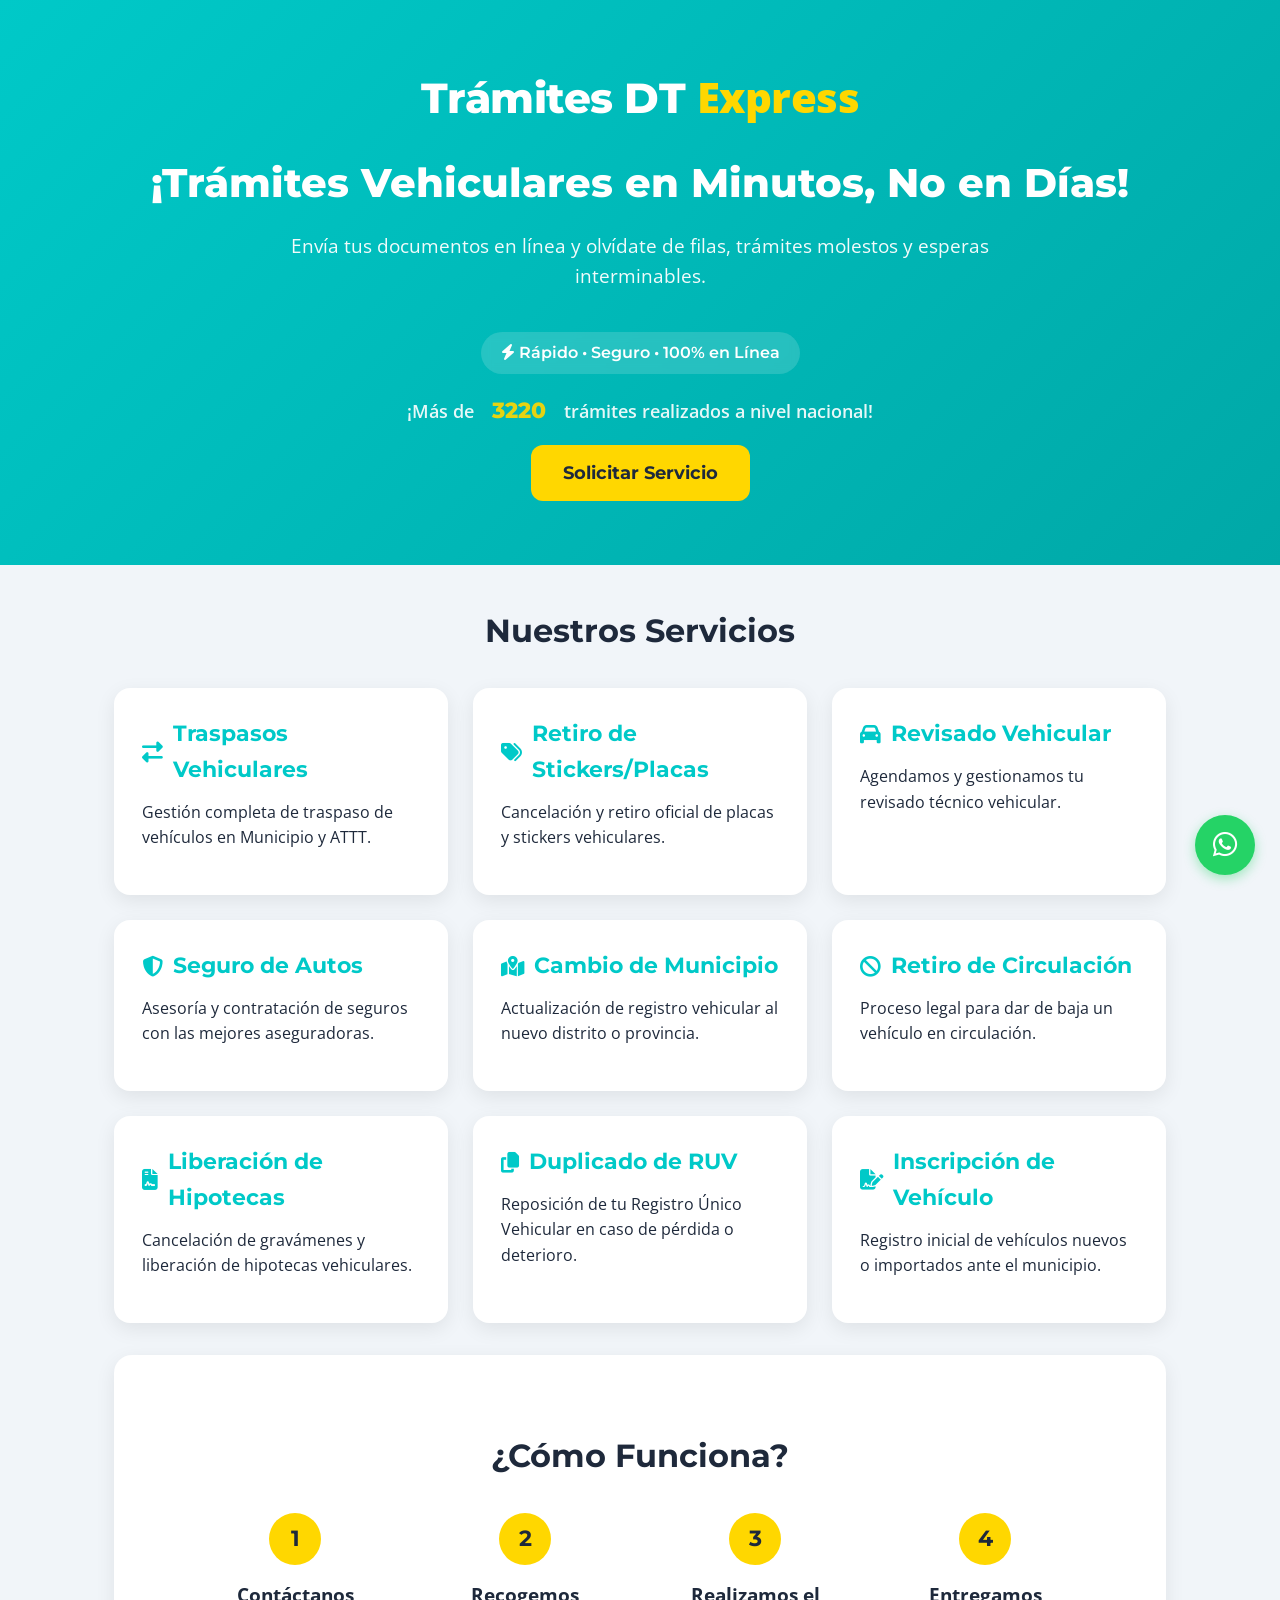
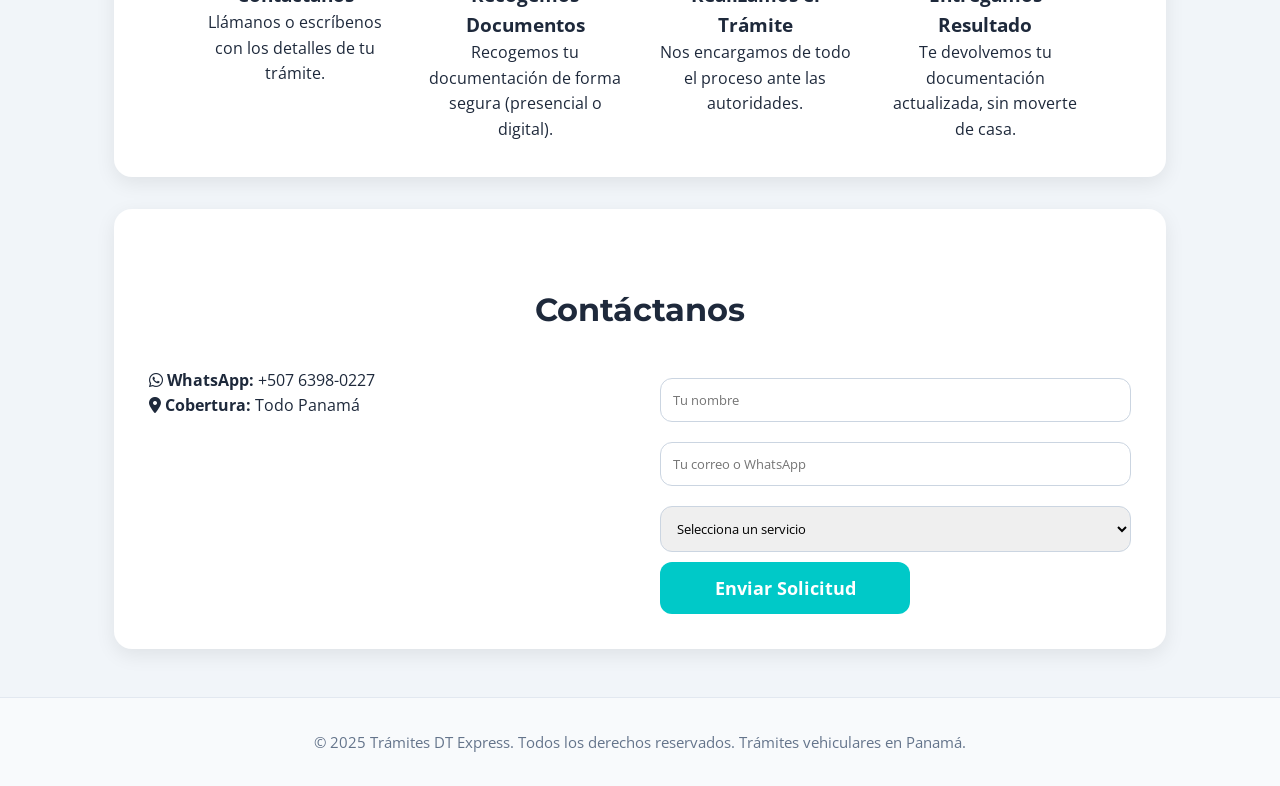
<file: index.html>
<!DOCTYPE html>
<html lang="es">
<head>
  <meta charset="UTF-8" />
  <meta name="viewport" content="width=device-width, initial-scale=1.0"/>
  <title>Trámites Vehiculares en Panamá | Trámites DT Express</title>
<meta name="description" content="Traspasos, placas, seguros y más trámites vehiculares en Panamá. Servicio rápido, seguro y 100% en línea. Solicita tu trámite hoy mismo.">
<meta name="keywords" content="trámites vehiculares Panamá, traspaso vehicular, seguro de autos, cambio de municipio, retiro de placas, liberación de hipoteca, revisado vehicular">
<!-- Open Graph / Social -->
<meta property="og:title" content="Trámites Vehiculares en Panamá | Trámites DT Express" />
<meta property="og:description" content="Traspasos, placas, seguros y más trámites vehiculares en Panamá. 100% en línea y sin filas." />
<meta property="og:image" content="https://tramitesdt-express-web.vercel.app/assets/img/og-image.jpg" />
<meta property="og:url" content="https://tramitesdt-express-web.vercel.app/" />
<meta property="og:type" content="website" />
<meta name="twitter:card" content="summary_large_image" />
<!-- Schema.org: Negocio Local -->
<script type="application/ld+json">
{
  "@context": "https://schema.org",
  "@type": "LocalBusiness",
  "name": "Trámites DT Express",
  "image": "https://tramitesdt-express-web.vercel.app/assets/img/logo.png",
  "url": "https://tramitesdt-express-web.vercel.app/",
  "telephone": "+50763980227",
  "address": {
    "@type": "PostalAddress",
    "addressCountry": "PA",
    "addressLocality": "Panamá"
  },
  "priceRange": "$$",
  "description": "Servicios de trámites vehiculares en Panamá: traspasos, placas, seguros, cambio de municipio y más. 100% en línea."
}
</script>

  <link rel="stylesheet" href="https://cdnjs.cloudflare.com/ajax/libs/font-awesome/6.5.0/css/all.min.css">
  <link href="https://fonts.googleapis.com/css2?family=Montserrat:wght@700;800&family=Open+Sans:wght@400;600&display=swap" rel="stylesheet">
  <link rel="stylesheet" href="assets/css/style.css">
</head>
<meta 
<body>

  <!-- Hero Section -->
  <section class="hero">
    <div class="logo">Trámites DT <span>Express</span></div>
    <h1>¡Trámites Vehiculares en Minutos, No en Días!</h1>
    <p>Envía tus documentos en línea y olvídate de filas, trámites molestos y esperas interminables.</p>
    <div class="slogan">
      <i class="fas fa-bolt"></i> Rápido • Seguro • 100% en Línea
    </div>
    <div class="contador-tramites">
      ¡Más de <span id="contador" class="contador-numero">0</span> trámites realizados a nivel nacional!
    </div>
    <a href="#contacto" class="btn-primary">Solicitar Servicio</a>
  </section>

  <div class="container">

    <!-- Servicios -->
    <section id="servicios">
      <h2 class="section-title">Nuestros Servicios</h2>
      <div class="servicios-grid">
        <div class="servicio-card" tabindex="0">
          <h3><i class="fas fa-exchange-alt"></i> Traspasos Vehiculares</h3>
          <p>Gestión completa de traspaso de vehículos en Municipio y ATTT.</p>
          <div class="servicio-detalles">
            <p><strong>Costo:</strong> $175.00</p>
            <p><strong>Requisitos:</strong> Cédula del vendedor y comprador, Registro Único Vehicular original, Revisado Vehicular vigente, pago de impuestos al día.</p>
            <p class="nota-provincia">Los precios pueden variar ligeramente dependiendo de la provincia solicitada.</p>
            <a href="#" class="btn-whatsapp-servicio" data-servicio="Traspasos Vehiculares">Solicitar este servicio</a>
          </div>
        </div>

        <div class="servicio-card" tabindex="0">
          <h3><i class="fas fa-tags"></i> Retiro de Stickers/Placas</h3>
          <p>Cancelación y retiro oficial de placas y stickers vehiculares.</p>
          <div class="servicio-detalles">
            <p><strong>Costo:</strong> $25.00</p>
            <p><strong>Requisitos:</strong> Cédula de propietario y revisado vigente. En caso de no contar con el revisado vigente, le ofrecemos este servicio.</p>
            <a href="#" class="btn-whatsapp-servicio" data-servicio="Retiro de Stickers/Placas">Solicitar este servicio</a>
          </div>
        </div>

        <div class="servicio-card" tabindex="0">
          <h3><i class="fas fa-car"></i> Revisado Vehicular</h3>
          <p>Agendamos y gestionamos tu revisado técnico vehicular.</p>
          <div class="servicio-detalles">
            <p><strong>Costo:</strong> Desde $25.00 según modelo de vehículo</p>
            <p><strong>Requisitos:</strong> Cédula, registro vehicular, póliza de seguro.</p>
            <p class="nota-provincia">Los precios pueden variar ligeramente dependiendo de la provincia solicitada.</p>
            <a href="#" class="btn-whatsapp-servicio" data-servicio="Revisado Vehicular">Solicitar este servicio</a>
          </div>
        </div>

        <div class="servicio-card" tabindex="0">
          <h3><i class="fas fa-shield-alt"></i> Seguro de Autos</h3>
          <p>Asesoría y contratación de seguros con las mejores aseguradoras.</p>
          <div class="servicio-detalles">
            <p><strong>Costo:</strong> Desde $80.00</p>
            <p><strong>Requisitos:</strong> Copia de Registro Vehicular y Cédula de Propietario.</p>
            <a href="#" class="btn-whatsapp-servicio" data-servicio="Seguro de Autos">Solicitar este servicio</a>
          </div>
        </div>

        <div class="servicio-card" tabindex="0">
          <h3><i class="fas fa-map-marked-alt"></i> Cambio de Municipio</h3>
          <p>Actualización de registro vehicular al nuevo distrito o provincia.</p>
          <div class="servicio-detalles">
            <p><strong>Costo:</strong> $250.00</p>
            <p><strong>Requisitos:</strong> Registro Único Vehicular, cédula de propietario, revisado vigente, paz y salvo de municipio.</p>
            <p class="nota-provincia">Los precios pueden variar ligeramente dependiendo de la provincia solicitada.</p>
            <a href="#" class="btn-whatsapp-servicio" data-servicio="Cambio de Municipio">Solicitar este servicio</a>
          </div>
        </div>

        <div class="servicio-card" tabindex="0">
          <h3><i class="fas fa-ban"></i> Retiro de Circulación</h3>
          <p>Proceso legal para dar de baja un vehículo en circulación.</p>
          <div class="servicio-detalles">
            <p><strong>Costo:</strong> Desde $220.00</p>
            <p><strong>Requisitos:</strong> Cédula del propietario, Registro Único Vehicular, último revisado, placa del automóvil.</p>
            <p class="nota-provincia">Los precios pueden variar ligeramente dependiendo de la provincia solicitada.</p>
            <a href="#" class="btn-whatsapp-servicio" data-servicio="Retiro de Circulación">Solicitar este servicio</a>
          </div>
        </div>

        <div class="servicio-card" tabindex="0">
          <h3><i class="fas fa-file-contract"></i> Liberación de Hipotecas</h3>
          <p>Cancelación de gravámenes y liberación de hipotecas vehiculares.</p>
          <div class="servicio-detalles">
            <p><strong>Costo:</strong> $185.00</p>
            <p><strong>Requisitos:</strong> Registro vehicular, cédula de propietario del vehículo, cartas dirigidas a Municipio y A.T.T.T. de cancelación bancaria, cédula de representante legal de la entidad bancaria, revisado vigente y tarjeta de traspaso.</p>
            <p class="nota-provincia">Los precios pueden variar ligeramente dependiendo de la provincia solicitada.</p>
            <a href="#" class="btn-whatsapp-servicio" data-servicio="Liberación de Hipotecas">Solicitar este servicio</a>
          </div>
        </div>

        <div class="servicio-card" tabindex="0">
          <h3><i class="fas fa-copy"></i> Duplicado de RUV</h3>
          <p>Reposición de tu Registro Único Vehicular en caso de pérdida o deterioro.</p>
          <div class="servicio-detalles">
            <p><strong>Costo:</strong> $80.00</p>
            <p><strong>Requisitos:</strong> Cédula de propietario, revisado vigente.</p>
            <p class="nota-provincia">Los precios pueden variar ligeramente dependiendo de la provincia solicitada.</p>
            <a href="#" class="btn-whatsapp-servicio" data-servicio="Duplicado de RUV">Solicitar este servicio</a>
          </div>
        </div>

        <div class="servicio-card" tabindex="0">
          <h3><i class="fas fa-file-signature"></i> Inscripción de Vehículo</h3>
          <p>Registro inicial de vehículos nuevos o importados ante el municipio.</p>
          <div class="servicio-detalles">
            <p><strong>Costo:</strong> Desde $280.00</p>
            <p><strong>Requisitos:</strong> Factura de compra, cédula del propietario, revisado vehicular vigente, póliza de seguro vigente, certificado de origen (si es importado) y paz y salvo del municipio anterior (si aplica).</p>
            <p class="nota-provincia">Los precios pueden variar ligeramente dependiendo de la provincia solicitada.</p>
            <a href="#" class="btn-whatsapp-servicio" data-servicio="Inscripción de Vehículo">Solicitar este servicio</a>
          </div>
        </div>
      </div>
    </section>

    <!-- Cómo Funciona -->
    <section class="proceso-section">
      <h2 class="section-title">¿Cómo Funciona?</h2>
      <div class="pasos">
        <div class="paso">
          <div class="paso-numero">1</div>
          <h3>Contáctanos</h3>
          <p>Llámanos o escríbenos con los detalles de tu trámite.</p>
        </div>
        <div class="paso">
          <div class="paso-numero">2</div>
          <h3>Recogemos Documentos</h3>
          <p>Recogemos tu documentación de forma segura (presencial o digital).</p>
        </div>
        <div class="paso">
          <div class="paso-numero">3</div>
          <h3>Realizamos el Trámite</h3>
          <p>Nos encargamos de todo el proceso ante las autoridades.</p>
        </div>
        <div class="paso">
          <div class="paso-numero">4</div>
          <h3>Entregamos Resultado</h3>
          <p>Te devolvemos tu documentación actualizada, sin moverte de casa.</p>
        </div>
      </div>
    </section>

    <!-- Contacto -->
    <section id="contacto" class="contacto-section">
      <h2 class="section-title">Contáctanos</h2>
      <div class="contacto-contenido">
        <div class="info-contacto">
          <p><i class="fab fa-whatsapp"></i> <strong>WhatsApp:</strong> +507 6398-0227</p>
          <p><i class="fas fa-map-marker-alt"></i> <strong>Cobertura:</strong> Todo Panamá</p>
        </div>
        <form class="formulario">
          <input type="text" placeholder="Tu nombre" required>
          <input type="email" placeholder="Tu correo o WhatsApp" required>
          <select required>
            <option value="" disabled selected>Selecciona un servicio</option>
            <option>Traspaso Vehicular</option>
            <option>Retiro de Placas</option>
            <option>Revisado Vehicular</option>
            <option>Seguro de Auto</option>
            <option>Cambio de Municipio</option>
            <option>Retiro de Circulación</option>
            <option>Liberación de Hipoteca</option>
            <option>Duplicado de RUV</option>
            <option>Inscripción de Vehículo</option>
          </select>
          <button type="submit">Enviar Solicitud</button>
        </form>
      </div>
    </section>

  </div>

  <footer>
    <p>&copy; 2025 Trámites DT Express. Todos los derechos reservados. Trámites vehiculares en Panamá.</p>
  </footer>

  <!-- Botón flotante de WhatsApp -->
  <div class="whatsapp-flotante">
    <a href="https://wa.me/50763980227" target="_blank" aria-label="Contáctanos por WhatsApp">
      <i class="fab fa-whatsapp"></i>
    </a>
  </div>

  <script src="assets/js/main.js"></script>
</body>
</html>
</file>
<file: assets/css/style.css>
* {
  margin: 0;
  padding: 0;
  box-sizing: border-box;
  font-family: 'Open Sans', Tahoma, Geneva, Verdana, sans-serif;
}

:root {
  --turquesa: #00C9C8;
  --turquesa-oscuro: #00a8a7;
  --amarillo: #FFD700;
  --light-bg: #f8fafc;
  --text: #1e293b;
  --gray: #64748b;
}

body {
  background-color: #f1f5f9;
  color: var(--text);
  line-height: 1.6;
}

.hero {
  background: linear-gradient(135deg, var(--turquesa), var(--turquesa-oscuro));
  color: white;
  padding: 4rem 2rem;
  text-align: center;
}

.hero h1 {
  font-size: 2.5rem;
  margin-bottom: 1rem;
  font-weight: 800;
  font-family: 'Montserrat', sans-serif;
}

.hero p {
  font-size: 1.2rem;
  max-width: 700px;
  margin: 0 auto 1.5rem;
  opacity: 0.95;
}

.slogan {
  background: rgba(255,255,255,0.15);
  display: inline-block;
  padding: 8px 20px;
  border-radius: 30px;
  margin-top: 1rem;
  font-weight: 600;
  backdrop-filter: blur(4px);
  font-family: 'Montserrat', sans-serif;
}

.contador-tramites {
  margin-top: 1.2rem;
  font-size: 1.1rem;
  font-weight: 600;
  opacity: 0.9;
}

.contador-numero {
  font-family: 'Montserrat', sans-serif;
  font-weight: 800;
  font-size: 1.4rem;
  color: var(--amarillo);
  display: inline-block;
  min-width: 80px;
}

.logo {
  font-size: 2.6rem;
  font-weight: 800;
  letter-spacing: -0.5px;
  margin-bottom: 1.2rem;
  font-family: 'Montserrat', sans-serif;
}
.logo span {
  color: var(--amarillo);
}

.container {
  max-width: 1100px;
  margin: 2.5rem auto;
  padding: 0 1.5rem;
}

.section-title {
  text-align: center;
  font-size: 2rem;
  margin: 2.5rem 0 2rem;
  color: var(--text);
  font-family: 'Montserrat', sans-serif;
}

.servicios-grid {
  display: grid;
  grid-template-columns: repeat(auto-fit, minmax(280px, 1fr));
  gap: 25px;
}

.servicio-card {
  background: white;
  padding: 28px;
  border-radius: 16px;
  box-shadow: 0 6px 20px rgba(0,0,0,0.08);
  cursor: pointer;
  transition: all 0.3s ease;
  position: relative;
}

.servicio-card:hover {
  transform: translateY(-8px);
  box-shadow: 0 10px 25px rgba(0,0,0,0.12);
}

.servicio-card h3 {
  color: var(--turquesa);
  margin-bottom: 12px;
  font-size: 1.4rem;
  font-family: 'Montserrat', sans-serif;
  display: flex;
  align-items: center;
  gap: 10px;
}

.servicio-card h3 i {
  font-size: 1.3rem;
}

.servicio-card p:not(.servicio-detalles *) {
  color: var(--text);
  margin-bottom: 16px;
}

.servicio-detalles {
  margin-top: 18px;
  padding-top: 18px;
  border-top: 1px dashed #e2e8f0;
  display: none;
  animation: fadeIn 0.4s ease;
}

.servicio-card.activo .servicio-detalles {
  display: block;
}

.nota-provincia {
  font-size: 0.85rem;
  color: var(--gray);
  font-style: italic;
  margin-top: 10px;
}

.btn-whatsapp-servicio {
  display: inline-block;
  background-color: #25D366;
  color: white;
  padding: 8px 16px;
  border-radius: 8px;
  text-decoration: none;
  font-size: 0.95rem;
  margin-top: 12px;
  font-weight: 600;
  transition: background 0.3s;
}

.btn-whatsapp-servicio:hover {
  background-color: #128C7E;
  color: white;
}

@keyframes fadeIn {
  from { opacity: 0; transform: translateY(15px); }
  to { opacity: 1; transform: translateY(0); }
}

.btn-primary {
  background: var(--amarillo);
  color: var(--text);
  border: none;
  padding: 14px 32px;
  border-radius: 12px;
  font-weight: 700;
  font-size: 1.1rem;
  cursor: pointer;
  font-family: 'Montserrat', sans-serif;
  text-decoration: none;
  display: inline-block;
  margin-top: 1rem;
  transition: all 0.3s;
}

.btn-primary:hover {
  background: #e6c200;
  transform: scale(1.03);
}

.proceso-section {
  background: white;
  padding: 35px;
  border-radius: 18px;
  box-shadow: 0 6px 20px rgba(0,0,0,0.08);
  margin-top: 2rem;
}

.pasos {
  display: flex;
  flex-wrap: wrap;
  justify-content: center;
  gap: 30px;
  margin-top: 25px;
}

.paso {
  text-align: center;
  max-width: 200px;
}

.paso-numero {
  width: 52px;
  height: 52px;
  background: var(--amarillo);
  color: var(--text);
  border-radius: 50%;
  display: flex;
  align-items: center;
  justify-content: center;
  font-weight: bold;
  margin: 0 auto 15px;
  font-size: 1.4rem;
  font-family: 'Montserrat', sans-serif;
}

.contacto-section {
  background: white;
  padding: 35px;
  border-radius: 18px;
  box-shadow: 0 6px 20px rgba(0,0,0,0.08);
  margin-top: 2rem;
}

.contacto-contenido {
  display: flex;
  flex-wrap: wrap;
  gap: 40px;
}

.info-contacto, .formulario {
  flex: 1;
  min-width: 280px;
}

.formulario input,
.formulario select,
.formulario textarea {
  width: 100%;
  padding: 12px;
  margin: 10px 0;
  border: 1px solid #cbd5e1;
  border-radius: 12px;
  font-family: 'Open Sans', sans-serif;
}

.formulario button {
  background: var(--turquesa);
  color: white;
  border: none;
  padding: 14px;
  border-radius: 12px;
  font-weight: 700;
  cursor: pointer;
  font-size: 1.1rem;
  width: 100%;
  max-width: 250px;
  transition: background 0.3s;
}

.formulario button:hover {
  background: var(--turquesa-oscuro);
}

footer {
  text-align: center;
  padding: 2rem;
  color: var(--gray);
  font-size: 0.95rem;
  background: #f8fafc;
  border-top: 1px solid #e2e8f0;
  margin-top: 3rem;
}

.whatsapp-flotante {
  position: fixed;
  bottom: 25px;
  right: 25px;
  z-index: 1000;
}

.whatsapp-flotante a {
  display: flex;
  align-items: center;
  justify-content: center;
  width: 60px;
  height: 60px;
  background-color: #25D366;
  color: white;
  border-radius: 50%;
  font-size: 28px;
  text-decoration: none;
  box-shadow: 0 4px 12px rgba(37, 211, 102, 0.4);
  transition: all 0.3s ease;
}

.whatsapp-flotante a:hover {
  transform: scale(1.1);
  box-shadow: 0 6px 16px rgba(37, 211, 102, 0.6);
}

@media (max-width: 768px) {
  .hero h1 { font-size: 2rem; }
  .hero p { font-size: 1rem; }
  .contador-numero { font-size: 1.25rem; }
  .pasos, .contacto-contenido {
    flex-direction: column;
    align-items: center;
  }
  .btn-primary { padding: 12px 28px; }
  .whatsapp-flotante {
    bottom: 15px;
    right: 15px;
  }
  .whatsapp-flotante a {
    width: 55px;
    height: 55px;
    font-size: 24px;
  }
}
</file>
